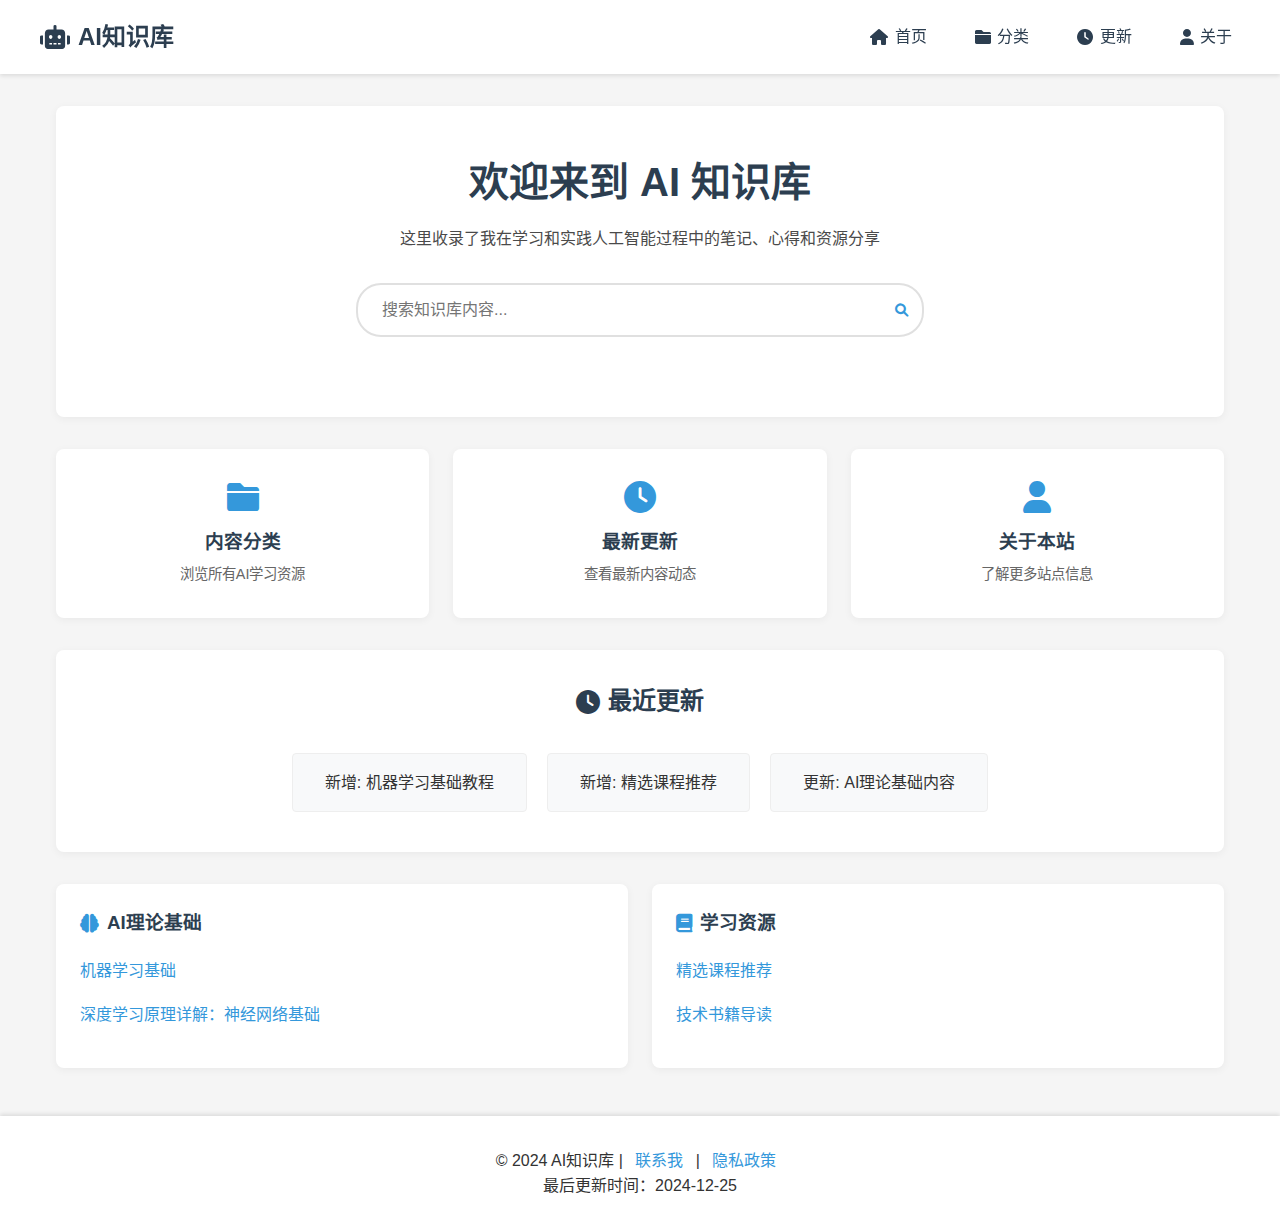
<file: index.html>
<!DOCTYPE html>
<html lang="zh-CN">
<head>
    <meta charset="UTF-8">
    <meta name="viewport" content="width=device-width, initial-scale=1.0">
    <title>AI 知识库 - 个人学习笔记</title>
    <link rel="stylesheet" href="https://cdnjs.cloudflare.com/ajax/libs/font-awesome/6.0.0/css/all.min.css">
    <style>
    /* 基础样式 */
    * {
        margin: 0;
        padding: 0;
        box-sizing: border-box;
    }

    body {
        font-family: 'PingFang SC', 'Microsoft YaHei', sans-serif;
        line-height: 1.6;
        color: #333;
        background-color: #f5f5f5;
    }

    /* 链接状态样式 */
    a {
        transition: color 0.2s ease;
    }

    a:hover {
        color: #2980b9;
    }

    a:focus {
        outline: 2px solid #3498db;
        outline-offset: 2px;
    }

    a:active {
        transform: translateY(1px);
    }

    /* 头部导航样式 */
    .header {
        background-color: #fff;
        box-shadow: 0 2px 4px rgba(0,0,0,0.1);
        padding: 1rem 2rem;
        position: sticky;
        top: 0;
        z-index: 1000;
    }

    .nav {
        max-width: 1200px;
        margin: 0 auto;
        display: flex;
        justify-content: space-between;
        align-items: center;
    }

    .logo {
        font-size: 1.5rem;
        font-weight: bold;
        color: #2c3e50;
        display: flex;
        align-items: center;
    }

    .logo i {
        margin-right: 0.5rem;
    }

    .nav-links {
        display: flex;
        align-items: center;
    }

    .nav-links a {
        margin-left: 2rem;
        text-decoration: none;
        color: #2c3e50;
        display: flex;
        align-items: center;
        padding: 0.5rem;
    }

    .nav-links a i {
        margin-right: 0.4rem;
        vertical-align: middle;
    }

    /* 主要内容区域样式 */
    .main {
        max-width: 1200px;
        margin: 2rem auto;
        padding: 0 1rem;
    }

    /* 首页英雄区样式 */
    .hero {
        background-color: #fff;
        padding: 3rem;
        border-radius: 8px;
        text-align: center;
        margin-bottom: 2rem;
        box-shadow: 0 2px 8px rgba(0,0,0,0.05);
    }

    .hero h1 {
        font-size: 2.5rem;
        margin-bottom: 1rem;
        color: #2c3e50;
        line-height: 1.4;
    }

    .hero p {
        color: #4a4a4a;
        margin-bottom: 2rem;
        max-width: 80ch;
        margin-left: auto;
        margin-right: auto;
    }

    /* 搜索框样式 */
    .search-container {
        position: relative;
        display: flex;
        align-items: center;
        max-width: 600px;
        margin: 2rem auto;
        padding: 0 1rem;
    }

    .search-input {
        width: 100%;
        padding: 1rem 3rem 1rem 1.5rem;
        border: 2px solid #e0e0e0;
        border-radius: 25px;
        font-size: 1rem;
        outline: none;
        transition: all 0.3s ease;
    }

    .search-input:focus {
        border-color: #3498db;
        box-shadow: 0 0 0 3px rgba(52, 152, 219, 0.2);
    }

    .search-button {
        position: absolute;
        right: 1.5rem;
        background: transparent;
        border: none;
        padding: 0.5rem;
        color: #3498db;
        cursor: pointer;
        transition: color 0.3s;
    }

    .search-button:hover {
        color: #2980b9;
    }

    .search-button:focus {
        outline: 2px solid #3498db;
        outline-offset: 2px;
    }

    /* 分类卡片样式 */
    .categories {
        display: grid;
        grid-template-columns: repeat(auto-fit, minmax(250px, 1fr));
        gap: 1.5rem;
    }

    .category-card {
        background-color: #fff;
        padding: 1.5rem;
        border-radius: 8px;
        box-shadow: 0 2px 8px rgba(0,0,0,0.05);
        transition: all 0.3s ease;
    }

    .category-card:hover {
        transform: translateY(-5px);
        box-shadow: 0 4px 12px rgba(0,0,0,0.1);
    }

    .category-card h3 {
        color: #2c3e50;
        margin-bottom: 1rem;
        display: flex;
        align-items: center;
    }

    .category-card ul {
        list-style: none;
    }

    .category-card li {
        margin-bottom: 0.8rem;
    }

    .category-card a {
        color: #3498db;
        text-decoration: none;
        display: inline-block;
        padding: 0.2rem 0;
    }

    /* 快速导航样式 */
    .quick-nav {
        display: grid;
        grid-template-columns: repeat(auto-fit, minmax(250px, 1fr));
        gap: 1.5rem;
        margin-bottom: 2rem;
    }

    .nav-card {
        background-color: #fff;
        border-radius: 8px;
        box-shadow: 0 2px 8px rgba(0,0,0,0.05);
        transition: all 0.3s ease;
    }

    .nav-card:hover {
        transform: translateY(-5px);
        box-shadow: 0 4px 12px rgba(0,0,0,0.1);
    }

    .nav-link {
        display: block;
        padding: 2rem;
        text-decoration: none;
        color: #2c3e50;
        text-align: center;
    }

    .nav-link i {
        font-size: 2rem;
        color: #3498db;
        margin-bottom: 1rem;
    }

    .nav-link h3 {
        margin-bottom: 0.5rem;
        line-height: 1.4;
    }

    .nav-link p {
        color: #666;
        font-size: 0.9rem;
    }

    /* 最近更新区域样式 */
    .recent-updates {
        background-color: #fff;
        padding: 2rem;
        border-radius: 8px;
        margin-bottom: 2rem;
        box-shadow: 0 2px 8px rgba(0,0,0,0.05);
        text-align: center;
    }

    .recent-updates h2 {
        color: #2c3e50;
        margin-bottom: 1.5rem;
        display: flex;
        align-items: center;
        justify-content: center;
    }

    .recent-updates h2 i {
        margin-right: 0.5rem;
    }

    .update-item {
        display: inline-block;
        padding: 1rem 2rem;
        margin: 0.5rem;
        background-color: #f8f9fa;
        border-radius: 4px;
        border: 1px solid #eee;
        transition: all 0.3s ease;
    }

    .update-item:hover {
        background-color: #e9ecef;
        transform: translateY(-2px);
    }

    /* 页脚样式 */
    .footer {
        background-color: #fff;
        padding: 2rem;
        margin-top: 3rem;
        text-align: center;
        box-shadow: 0 -2px 4px rgba(0,0,0,0.1);
    }

    .footer a {
        color: #3498db;
        text-decoration: none;
        margin: 0 0.5rem;
    }

    /* 图标样式 */
    .icon {
        margin-right: 0.5rem;
        color: #3498db;
        display: inline-flex;
        align-items: center;
        justify-content: center;
    }

    /* 响应式设计 */
    @media (max-width: 768px) {
        .nav {
            flex-direction: column;
            text-align: center;
            gap: 1rem;
        }

        .nav-links {
            width: 100%;
            display: flex;
            flex-wrap: wrap;
            justify-content: center;
            gap: 1rem;
            margin-top: 1rem;
        }

        .nav-links a {
            margin-left: 0;
            padding: 0.5rem 1rem;
            white-space: nowrap;
        }

        .hero {
            padding: 2rem 1rem;
        }

        .hero h1 {
            font-size: 2rem;
        }

        .content-section {
            padding: 1.5rem;
        }

        .course-card {
            padding: 1rem;
        }
    }

    @media (max-width: 480px) {
        .main {
            padding: 0 0.8rem;
        }
        
        .hero {
            padding: 1.5rem 1rem;
        }
        
        .hero h1 {
            font-size: 1.8rem;
        }
        
        .content-section {
            padding: 1.2rem;
        }
        
        .category-card {
            padding: 1rem;
        }
        
        .course-card {
            margin-bottom: 1rem;
        }
        
        .course-title {
            font-size: 1.1rem;
        }
        
        .article-title {
            font-size: 1rem;
        }
        
        .article-description {
            font-size: 0.9rem;
        }
        
        .content-section h2 {
            font-size: 1.3rem;
        }
        
        .footer {
            padding: 1.5rem;
            font-size: 0.9rem;
        }
    }
    </style>
</head>
<body>
    <header class="header">
        <nav class="nav">
            <div class="logo">
                <i class="fas fa-robot" aria-hidden="true"></i>
                <span>AI知识库</span>
            </div>
            <div class="nav-links">
                <a href="index.html" title="返回首页">
                    <i class="fas fa-home" aria-hidden="true"></i>
                    <span>首页</span>
                </a>
                <a href="categories.html" title="浏览分类">
                    <i class="fas fa-folder" aria-hidden="true"></i>
                    <span>分类</span>
                </a>
                <a href="updates.html" title="查看更新">
                    <i class="fas fa-clock" aria-hidden="true"></i>
                    <span>更新</span>
                </a>
                <a href="about.html" title="关于本站">
                    <i class="fas fa-user" aria-hidden="true"></i>
                    <span>关于</span>
                </a>
            </div>
        </nav>
    </header>

    <main class="main">
        <section class="hero">
            <h1>欢迎来到 AI 知识库</h1>
            <p>这里收录了我在学习和实践人工智能过程中的笔记、心得和资源分享</p>
            <div class="search-container">
                <input type="text" class="search-input" placeholder="搜索知识库内容..." aria-label="搜索">
                <button type="button" class="search-button" aria-label="搜索">
                    <i class="fas fa-search" aria-hidden="true"></i>
                </button>
            </div>
        </section>

        <section class="quick-nav">
            <div class="nav-card">
                <a href="categories.html" class="nav-link">
                    <i class="fas fa-folder"></i>
                    <h3>内容分类</h3>
                    <p>浏览所有AI学习资源</p>
                </a>
            </div>
            
            <div class="nav-card">
                <a href="updates.html" class="nav-link">
                    <i class="fas fa-clock"></i>
                    <h3>最新更新</h3>
                    <p>查看最新内容动态</p>
                </a>
            </div>
            
            <div class="nav-card">
                <a href="about.html" class="nav-link">
                    <i class="fas fa-user"></i>
                    <h3>关于本站</h3>
                    <p>了解更多站点信息</p>
                </a>
            </div>
        </section>

        <section class="recent-updates">
            <h2><i class="fas fa-clock"></i> 最近更新</h2>
            <div class="update-item">
                <span>新增: 机器学习基础教程</span>
            </div>
            <div class="update-item">
                <span>新增: 精选课程推荐</span>
            </div>
            <div class="update-item">
                <span>更新: AI理论基础内容</span>
            </div>
        </section>

        <section class="categories">
            <div class="category-card">
                <h3><i class="fas fa-brain icon"></i>AI理论基础</h3>
                <ul>
                    <li><a href="machine-learning.html">机器学习基础</a></li>
                    <li><a href="api.html">深度学习原理详解：神经网络基础</a></li>
                </ul>
            </div>

            <div class="category-card">
                <h3><i class="fas fa-book icon"></i>学习资源</h3>
                <ul>
                    <li><a href="courses.html">精选课程推荐</a></li>
                    <li><a href="book.html">技术书籍导读</a></li>
                </ul>
            </div>
        </section>
    </main>

    <footer class="footer">
        <p>© 2024 AI知识库 | <a href="about.html#contact">联系我</a> | <a href="about.html#privacy">隐私政策</a></p>
        <p>最后更新时间：2024-12-25</p>
    </footer>
</body>
</html>
</file>
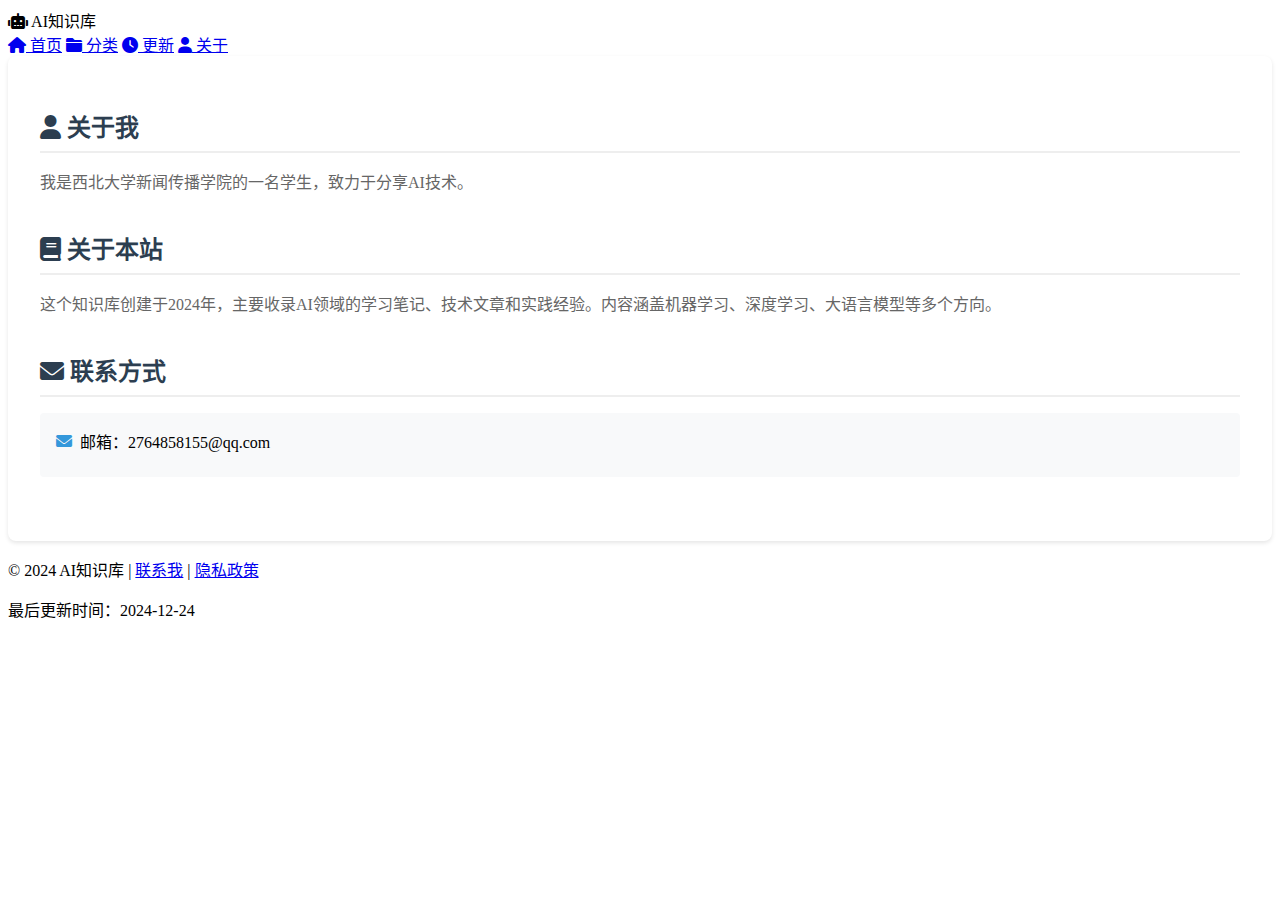
<file: about.html>
<!DOCTYPE html>
<html lang="zh-CN">
<head>
    <meta charset="UTF-8">
    <meta name="viewport" content="width=device-width, initial-scale=1.0">
    <title>关于 - AI知识库</title>
    <link rel="stylesheet" href="https://cdnjs.cloudflare.com/ajax/libs/font-awesome/6.0.0/css/all.min.css">
    <style>
        /* 复用基础样式 */
        /* ... */

        .about-container {
            background-color: #fff;
            padding: 2rem;
            border-radius: 8px;
            box-shadow: 0 2px 4px rgba(0,0,0,0.1);
        }

        .about-section {
            margin-bottom: 2rem;
        }

        .about-section h2 {
            color: #2c3e50;
            margin-bottom: 1rem;
            border-bottom: 2px solid #eee;
            padding-bottom: 0.5rem;
        }

        .about-section p {
            color: #666;
            line-height: 1.8;
            margin-bottom: 1rem;
        }

        .contact-info {
            background-color: #f8f9fa;
            padding: 1rem;
            border-radius: 4px;
            margin-top: 1rem;
        }

        .contact-item {
            display: flex;
            align-items: center;
            margin-bottom: 0.5rem;
        }

        .contact-item i {
            margin-right: 0.5rem;
            color: #3498db;
        }
    </style>
</head>
<body>
    <!-- 复用header -->
    <header class="header">
        <nav class="nav">
            <div class="logo">
                <i class="fas fa-robot"></i> AI知识库
            </div>
            <div class="nav-links">
                <a href="index.html"><i class="fas fa-home"></i> 首页</a>
                <a href="categories.html"><i class="fas fa-folder"></i> 分类</a>
                <a href="updates.html"><i class="fas fa-clock"></i> 更新</a>
                <a href="about.html"><i class="fas fa-user"></i> 关于</a>
            </div>
        </nav>
    </header>

    <main class="main">
        <div class="about-container">
            <div class="about-section">
                <h2><i class="fas fa-user"></i> 关于我</h2>
                <p>我是西北大学新闻传播学院的一名学生，致力于分享AI技术。</p>
            </div>

            <div class="about-section">
                <h2><i class="fas fa-book"></i> 关于本站</h2>
                <p>这个知识库创建于2024年，主要收录AI领域的学习笔记、技术文章和实践经验。内容涵盖机器学习、深度学习、大语言模型等多个方向。</p>
            </div>

            <div class="about-section">
                <h2><i class="fas fa-envelope"></i> 联系方式</h2>
                <div class="contact-info">
                    <div class="contact-item">
                        <i class="fas fa-envelope"></i>
                        <span>邮箱：2764858155@qq.com</span>
                    </div>
                </div>
            </div>
        </div>
    </main>

    <!-- 复用footer -->
    <footer class="footer">
        <p>© 2024 AI知识库 | <a href="#contact">联系我</a> | <a href="#privacy">隐私政策</a></p>
        <p>最后更新时间：2024-12-24</p>
    </footer>
</body>
</html>
</file>
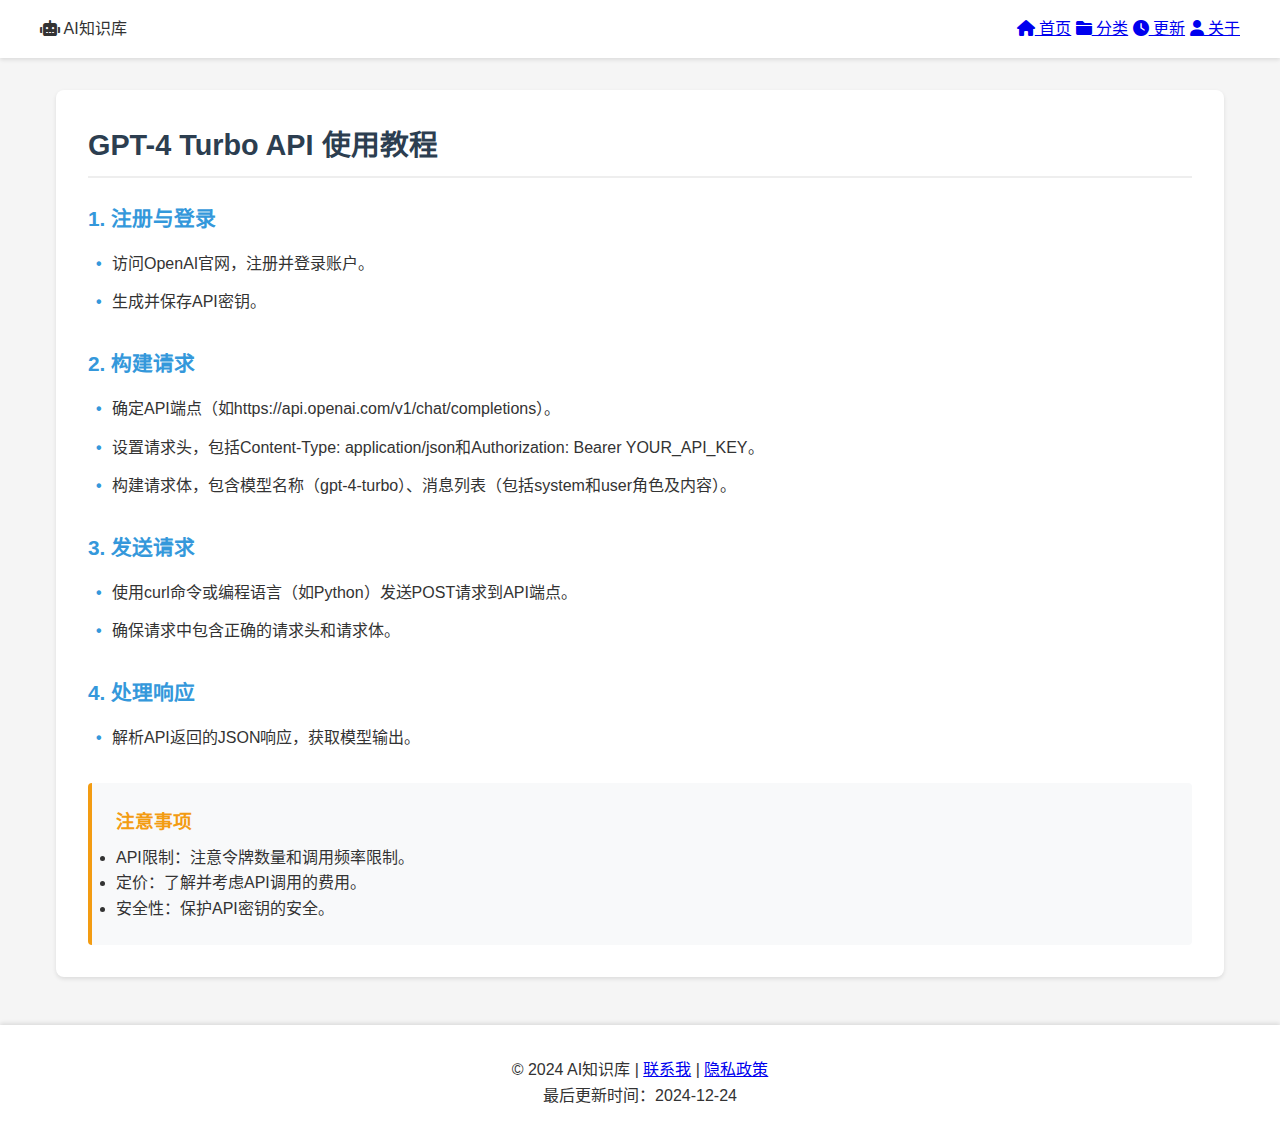
<file: api.html>
<!DOCTYPE html>
<html lang="zh-CN">
<head>
    <meta charset="UTF-8">
    <meta name="viewport" content="width=device-width, initial-scale=1.0">
    <title>GPT-4 Turbo API 使用教程 - AI知识库</title>
    <link rel="stylesheet" href="https://cdnjs.cloudflare.com/ajax/libs/font-awesome/6.0.0/css/all.min.css">
    <style>
        /* 复用基础样式 */
        * {
            margin: 0;
            padding: 0;
            box-sizing: border-box;
        }

        body {
            font-family: 'PingFang SC', 'Microsoft YaHei', sans-serif;
            line-height: 1.6;
            color: #333;
            background-color: #f5f5f5;
        }

        .header {
            background-color: #fff;
            box-shadow: 0 2px 4px rgba(0,0,0,0.1);
            padding: 1rem 2rem;
        }

        .nav {
            max-width: 1200px;
            margin: 0 auto;
            display: flex;
            justify-content: space-between;
            align-items: center;
        }

        .main {
            max-width: 1200px;
            margin: 2rem auto;
            padding: 0 1rem;
        }

        /* 教程内容样式 */
        .tutorial-container {
            background-color: #fff;
            padding: 2rem;
            border-radius: 8px;
            box-shadow: 0 2px 4px rgba(0,0,0,0.1);
        }

        .tutorial-title {
            color: #2c3e50;
            font-size: 1.8rem;
            margin-bottom: 1.5rem;
            padding-bottom: 0.5rem;
            border-bottom: 2px solid #eee;
        }

        .tutorial-section {
            margin-bottom: 2rem;
        }

        .tutorial-section h2 {
            color: #3498db;
            margin-bottom: 1rem;
            font-size: 1.3rem;
        }

        .tutorial-section ul {
            list-style-type: none;
            padding-left: 1.5rem;
        }

        .tutorial-section li {
            margin-bottom: 0.8rem;
            position: relative;
        }

        .tutorial-section li:before {
            content: "•";
            color: #3498db;
            font-weight: bold;
            position: absolute;
            left: -1rem;
        }

        .note-box {
            background-color: #f8f9fa;
            padding: 1.5rem;
            border-radius: 4px;
            border-left: 4px solid #f39c12;
            margin-top: 2rem;
        }

        .note-box h3 {
            color: #f39c12;
            margin-bottom: 0.5rem;
        }

        .note-box ul {
            margin-top: 0.5rem;
        }

        .footer {
            background-color: #fff;
            padding: 2rem;
            margin-top: 3rem;
            text-align: center;
            box-shadow: 0 -2px 4px rgba(0,0,0,0.1);
        }
    </style>
</head>
<body>
    <header class="header">
        <nav class="nav">
            <div class="logo">
                <i class="fas fa-robot"></i> AI知识库
            </div>
            <div class="nav-links">
                <a href="index.html"><i class="fas fa-home"></i> 首页</a>
                <a href="categories.html"><i class="fas fa-folder"></i> 分类</a>
                <a href="updates.html"><i class="fas fa-clock"></i> 更新</a>
                <a href="about.html"><i class="fas fa-user"></i> 关于</a>
            </div>
        </nav>
    </header>

    <main class="main">
        <div class="tutorial-container">
            <h1 class="tutorial-title">GPT-4 Turbo API 使用教程</h1>
            
            <div class="tutorial-section">
                <h2>1. 注册与登录</h2>
                <ul>
                    <li>访问OpenAI官网，注册并登录账户。</li>
                    <li>生成并保存API密钥。</li>
                </ul>
            </div>

            <div class="tutorial-section">
                <h2>2. 构建请求</h2>
                <ul>
                    <li>确定API端点（如https://api.openai.com/v1/chat/completions）。</li>
                    <li>设置请求头，包括Content-Type: application/json和Authorization: Bearer YOUR_API_KEY。</li>
                    <li>构建请求体，包含模型名称（gpt-4-turbo）、消息列表（包括system和user角色及内容）。</li>
                </ul>
            </div>

            <div class="tutorial-section">
                <h2>3. 发送请求</h2>
                <ul>
                    <li>使用curl命令或编程语言（如Python）发送POST请求到API端点。</li>
                    <li>确保请求中包含正确的请求头和请求体。</li>
                </ul>
            </div>

            <div class="tutorial-section">
                <h2>4. 处理响应</h2>
                <ul>
                    <li>解析API返回的JSON响应，获取模型输出。</li>
                </ul>
            </div>

            <div class="note-box">
                <h3>注意事项</h3>
                <ul>
                    <li>API限制：注意令牌数量和调用频率限制。</li>
                    <li>定价：了解并考虑API调用的费用。</li>
                    <li>安全性：保护API密钥的安全。</li>
                </ul>
            </div>
        </div>
    </main>

    <footer class="footer">
        <p>© 2024 AI知识库 | <a href="#contact">联系我</a> | <a href="#privacy">隐私政策</a></p>
        <p>最后更新时间：2024-12-24</p>
    </footer>
</body>
</html>
</file>
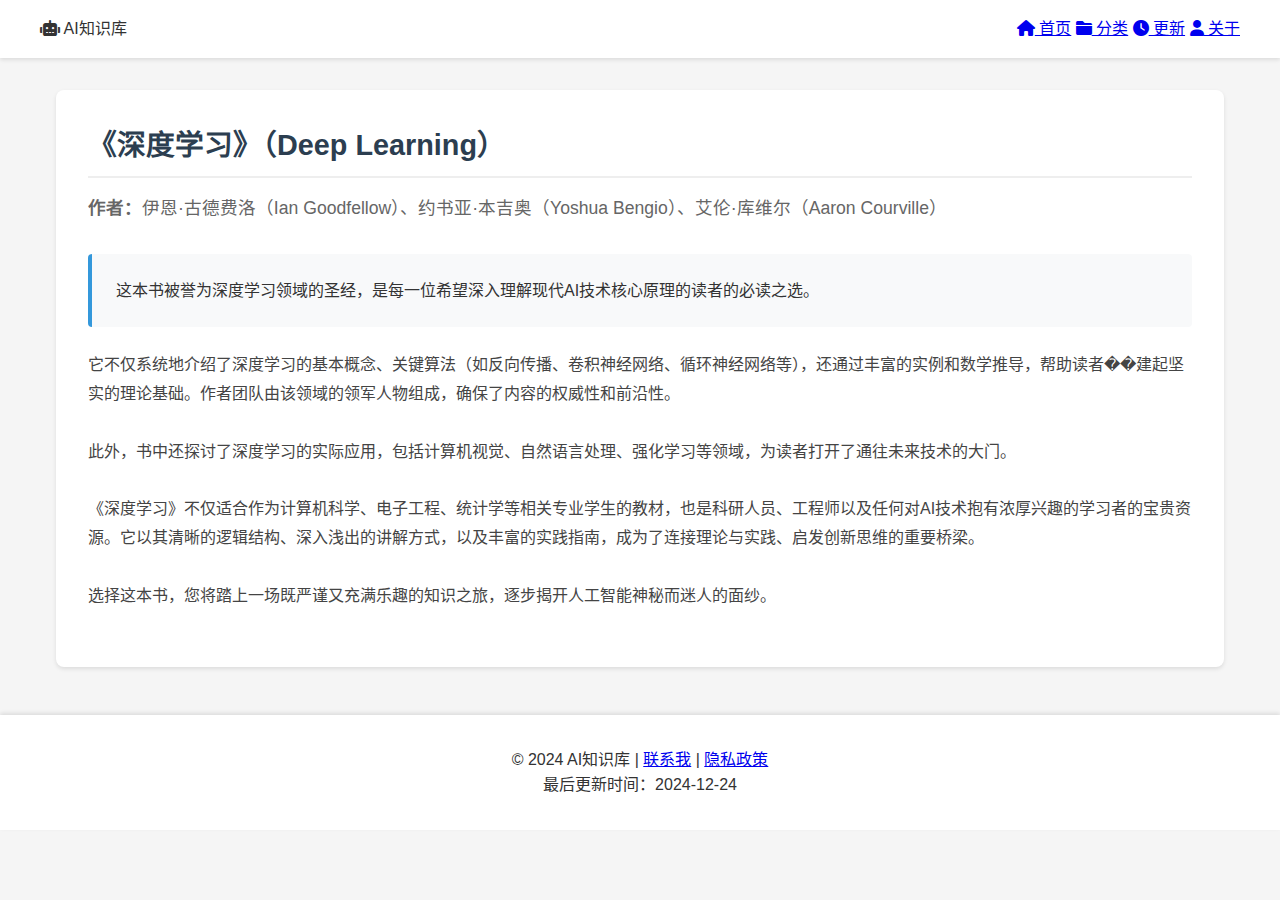
<file: book.html>
<!DOCTYPE html>
<html lang="zh-CN">
<head>
    <meta charset="UTF-8">
    <meta name="viewport" content="width=device-width, initial-scale=1.0">
    <title>技术书籍导读 - AI知识库</title>
    <link rel="stylesheet" href="https://cdnjs.cloudflare.com/ajax/libs/font-awesome/6.0.0/css/all.min.css">
    <style>
        /* 复用基础样式 */
        * {
            margin: 0;
            padding: 0;
            box-sizing: border-box;
        }

        body {
            font-family: 'PingFang SC', 'Microsoft YaHei', sans-serif;
            line-height: 1.6;
            color: #333;
            background-color: #f5f5f5;
        }

        .header {
            background-color: #fff;
            box-shadow: 0 2px 4px rgba(0,0,0,0.1);
            padding: 1rem 2rem;
        }

        .nav {
            max-width: 1200px;
            margin: 0 auto;
            display: flex;
            justify-content: space-between;
            align-items: center;
        }

        .main {
            max-width: 1200px;
            margin: 2rem auto;
            padding: 0 1rem;
        }

        /* 书籍��情样式 */
        .book-container {
            background-color: #fff;
            padding: 2rem;
            border-radius: 8px;
            box-shadow: 0 2px 4px rgba(0,0,0,0.1);
        }

        .book-title {
            color: #2c3e50;
            font-size: 1.8rem;
            margin-bottom: 1rem;
            padding-bottom: 0.5rem;
            border-bottom: 2px solid #eee;
        }

        .book-info {
            margin-bottom: 2rem;
        }

        .book-authors {
            color: #666;
            font-size: 1.1rem;
            margin-bottom: 1rem;
        }

        .book-description {
            color: #444;
            line-height: 1.8;
            margin-bottom: 1.5rem;
        }

        .book-highlight {
            background-color: #f8f9fa;
            padding: 1.5rem;
            border-radius: 4px;
            border-left: 4px solid #3498db;
            margin-bottom: 1.5rem;
        }

        .footer {
            background-color: #fff;
            padding: 2rem;
            margin-top: 3rem;
            text-align: center;
            box-shadow: 0 -2px 4px rgba(0,0,0,0.1);
        }
    </style>
</head>
<body>
    <header class="header">
        <nav class="nav">
            <div class="logo">
                <i class="fas fa-robot"></i> AI知识库
            </div>
            <div class="nav-links">
                <a href="index.html"><i class="fas fa-home"></i> 首页</a>
                <a href="categories.html"><i class="fas fa-folder"></i> 分类</a>
                <a href="updates.html"><i class="fas fa-clock"></i> 更新</a>
                <a href="about.html"><i class="fas fa-user"></i> 关于</a>
            </div>
        </nav>
    </header>

    <main class="main">
        <div class="book-container">
            <h1 class="book-title">《深度学习》（Deep Learning）</h1>
            
            <div class="book-info">
                <div class="book-authors">
                    <strong>作者：</strong>伊恩·古德费洛（Ian Goodfellow）、约书亚·本吉奥（Yoshua Bengio）、艾伦·库维尔（Aaron Courville）
                </div>
            </div>

            <div class="book-highlight">
                这本书被誉为深度学习领域的圣经，是每一位希望深入理解现代AI技术核心原理的读者的必读之选。
            </div>

            <div class="book-description">
                <p>它不仅系统地介绍了深度学习的基本概念、关键算法（如反向传播、卷积神经网络、循环神经网络等），还通过丰富的实例和数学推导，帮助读者��建起坚实的理论基础。作者团队由该领域的领军人物组成，确保了内容的权威性和前沿性。</p>
                <br>
                <p>此外，书中还探讨了深度学习的实际应用，包括计算机视觉、自然语言处理、强化学习等领域，为读者打开了通往未来技术的大门。</p>
                <br>
                <p>《深度学习》不仅适合作为计算机科学、电子工程、统计学等相关专业学生的教材，也是科研人员、工程师以及任何对AI技术抱有浓厚兴趣的学习者的宝贵资源。它以其清晰的逻辑结构、深入浅出的讲解方式，以及丰富的实践指南，成为了连接理论与实践、启发创新思维的重要桥梁。</p>
                <br>
                <p>选择这本书，您将踏上一场既严谨又充满乐趣的知识之旅，逐步揭开人工智能神秘而迷人的面纱。</p>
            </div>
        </div>
    </main>

    <footer class="footer">
        <p>© 2024 AI知识库 | <a href="#contact">联系我</a> | <a href="#privacy">隐私政策</a></p>
        <p>最后更新时间：2024-12-24</p>
    </footer>
</body>
</html>
</file>
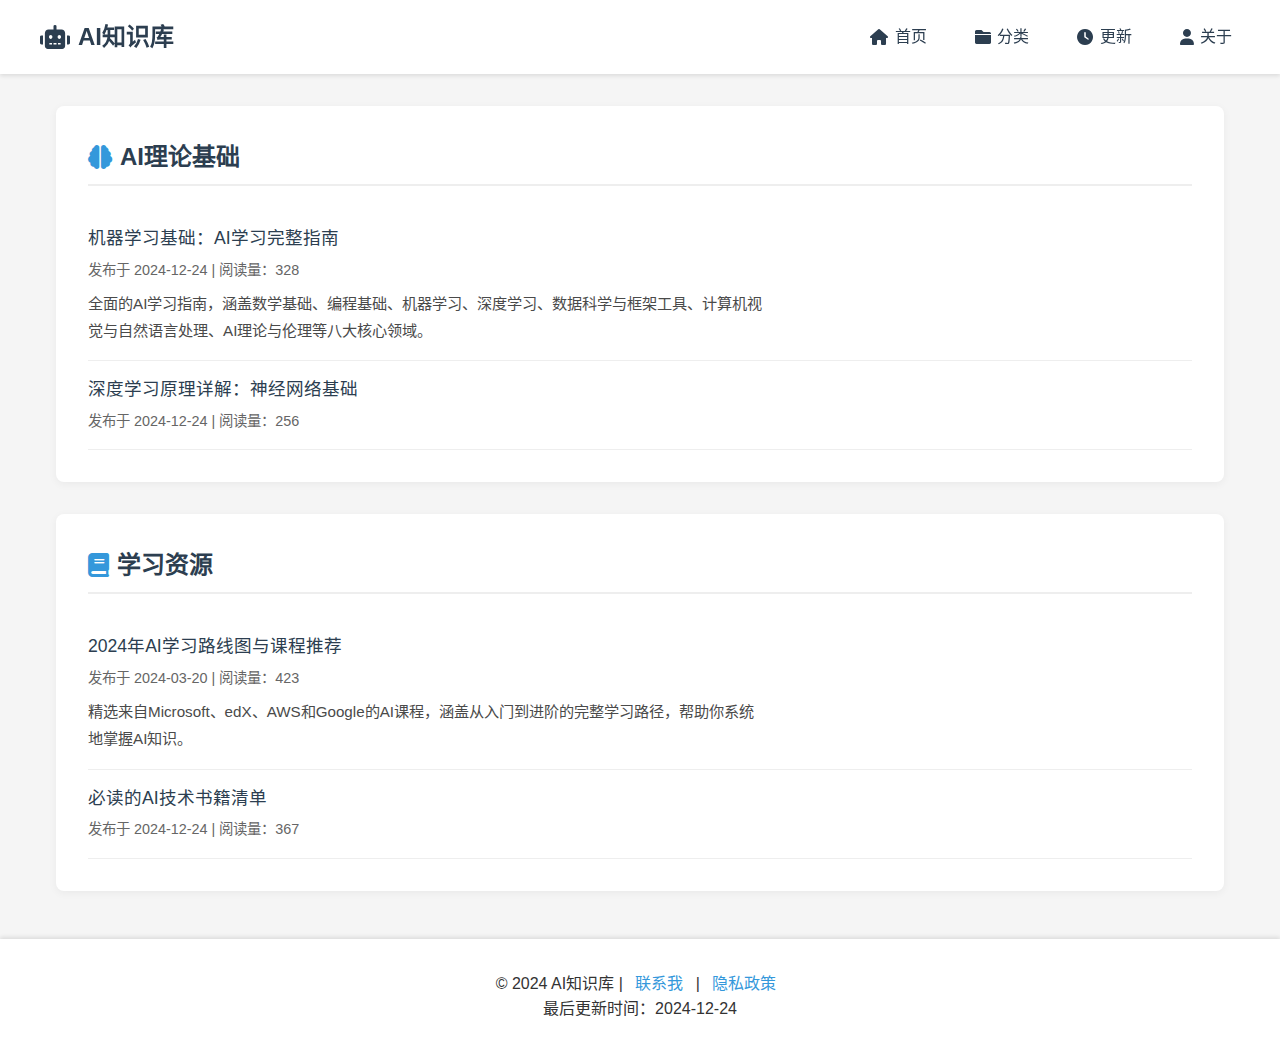
<file: categories.html>
<!DOCTYPE html>
<html lang="zh-CN">
<head>
    <meta charset="UTF-8">
    <meta name="viewport" content="width=device-width, initial-scale=1.0">
    <title>分类 - AI知识库</title>
    <link rel="stylesheet" href="https://cdnjs.cloudflare.com/ajax/libs/font-awesome/6.0.0/css/all.min.css">
    <link rel="stylesheet" href="css/style.css">
</head>
<body>
    <!-- 复用header -->
    <header class="header">
        <nav class="nav">
            <div class="logo">
                <i class="fas fa-robot" aria-hidden="true"></i>
                <span>AI知识库</span>
            </div>
            <div class="nav-links">
                <a href="index.html" title="返回首页">
                    <i class="fas fa-home" aria-hidden="true"></i>
                    <span>首页</span>
                </a>
                <a href="categories.html" title="浏览分类">
                    <i class="fas fa-folder" aria-hidden="true"></i>
                    <span>分类</span>
                </a>
                <a href="updates.html" title="查看更新">
                    <i class="fas fa-clock" aria-hidden="true"></i>
                    <span>更新</span>
                </a>
                <a href="about.html" title="关于本站">
                    <i class="fas fa-user" aria-hidden="true"></i>
                    <span>关于</span>
                </a>
            </div>
        </nav>
    </header>

    <main class="main">
        <div class="category-detail">
            <h2><i class="fas fa-brain icon"></i> AI理论基础</h2>
            <ul class="article-list">
                <li class="article-item">
                    <a href="machine-learning.html" class="article-title">机器学习基础：AI学习完整指南</a>
                    <div class="article-meta">发布于 2024-12-24 | 阅读量：328</div>
                    <p class="article-description">
                        全面的AI学习指南，涵盖数学基础、编程基础、机器学习、深度学习、数据科学与框架工具、计算机视觉与自然语言处理、AI理论与伦理等八大核心领域。
                    </p>
                </li>
                <li class="article-item">
                    <a href="api.html" class="article-title">深度学习原理详解：神经网络基础</a>
                    <div class="article-meta">发布于 2024-12-24 | 阅读量：256</div>
                </li>
            </ul>
        </div>

        <div class="category-detail">
            <h2><i class="fas fa-book icon"></i> 学习资源</h2>
            <ul class="article-list">
                <li class="article-item">
                    <a href="courses.html" class="article-title">2024年AI学习路线图与课程推荐</a>
                    <div class="article-meta">发布于 2024-03-20 | 阅读量：423</div>
                    <p class="article-description">
                        精选来自Microsoft、edX、AWS和Google的AI课程，涵盖从入门到进阶的完整学习路径，帮助你系统地掌握AI知识。
                    </p>
                </li>
                <li class="article-item">
                    <a href="book.html" class="article-title">必读的AI技术书籍清单</a>
                    <div class="article-meta">发布于 2024-12-24 | 阅读量：367</div>
                </li>
            </ul>
        </div>
    </main>

    <!-- 复用footer -->
    <footer class="footer">
        <p>© 2024 AI知识库 | <a href="#contact">联系我</a> | <a href="#privacy">隐私政策</a></p>
        <p>最后更新时间：2024-12-24</p>
    </footer>
</body>
</html>
</file>
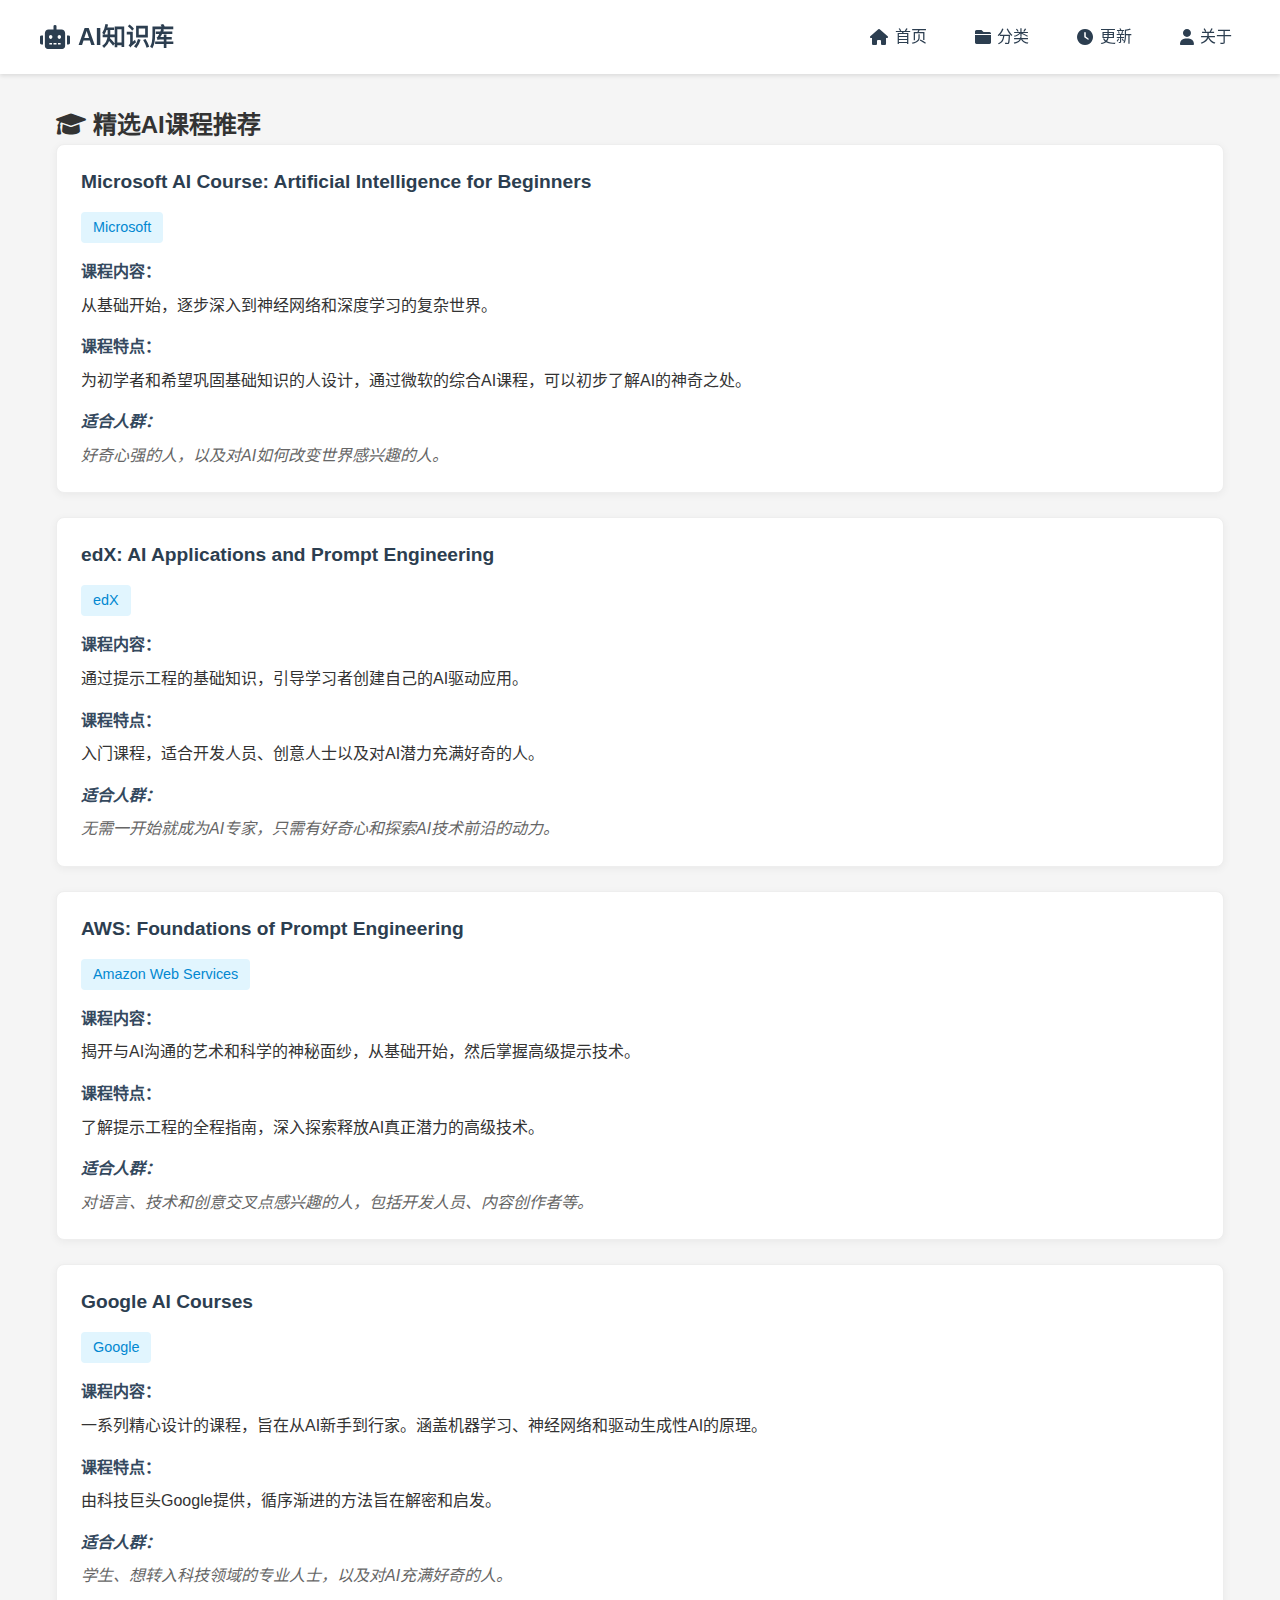
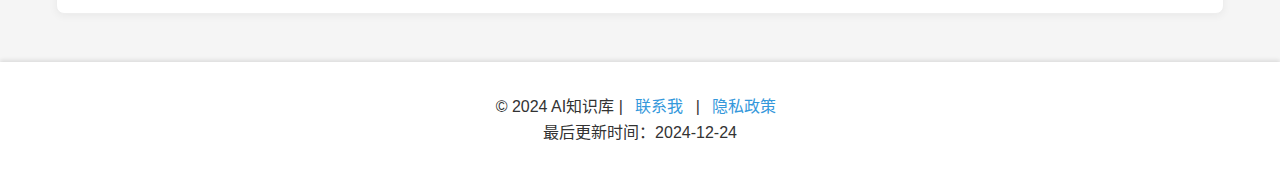
<file: courses.html>
<!DOCTYPE html>
<html lang="zh-CN">
<head>
    <meta charset="UTF-8">
    <meta name="viewport" content="width=device-width, initial-scale=1.0">
    <title>精选课程推荐 - AI知识库</title>
    <link rel="stylesheet" href="https://cdnjs.cloudflare.com/ajax/libs/font-awesome/6.0.0/css/all.min.css">
    <link rel="stylesheet" href="css/style.css">
</head>
<body>
    <header class="header">
        <nav class="nav">
            <div class="logo">
                <i class="fas fa-robot" aria-hidden="true"></i>
                <span>AI知识库</span>
            </div>
            <div class="nav-links">
                <a href="index.html" title="返回首页">
                    <i class="fas fa-home" aria-hidden="true"></i>
                    <span>首页</span>
                </a>
                <a href="categories.html" title="浏览分类">
                    <i class="fas fa-folder" aria-hidden="true"></i>
                    <span>分类</span>
                </a>
                <a href="updates.html" title="查看更新">
                    <i class="fas fa-clock" aria-hidden="true"></i>
                    <span>更新</span>
                </a>
                <a href="about.html" title="关于本站">
                    <i class="fas fa-user" aria-hidden="true"></i>
                    <span>关于</span>
                </a>
            </div>
        </nav>
    </header>

    <main class="main">
        <section class="course-section">
            <h2><i class="fas fa-graduation-cap"></i> 精选AI课程推荐</h2>
            
            <div class="course-card">
                <div class="course-title">Microsoft AI Course: Artificial Intelligence for Beginners</div>
                <div class="course-provider">Microsoft</div>
                <div class="course-content">
                    <div class="section-title">课程内容：</div>
                    <p>从基础开始，逐步深入到神经网络和深度学习的复杂世界。</p>
                </div>
                <div class="course-features">
                    <div class="section-title">课程特点：</div>
                    <p>为初学者和希望巩固基础知识的人设计，通过微软的综合AI课程，可以初步了解AI的神奇之处。</p>
                </div>
                <div class="course-audience">
                    <div class="section-title">适合人群：</div>
                    <p>好奇心强的人，以及对AI如何改变世界感兴趣的人。</p>
                </div>
            </div>

            <div class="course-card">
                <div class="course-title">edX: AI Applications and Prompt Engineering</div>
                <div class="course-provider">edX</div>
                <div class="course-content">
                    <div class="section-title">课程内容：</div>
                    <p>通过提示工程的基础知识，引导学习者创建自己的AI驱动应用。</p>
                </div>
                <div class="course-features">
                    <div class="section-title">课程特点：</div>
                    <p>入门课程，适合开发人员、创意人士以及对AI潜力充满好奇的人。</p>
                </div>
                <div class="course-audience">
                    <div class="section-title">适合人群：</div>
                    <p>无需一开始就成为AI专家，只需有好奇心和探索AI技术前沿的动力。</p>
                </div>
            </div>

            <div class="course-card">
                <div class="course-title">AWS: Foundations of Prompt Engineering</div>
                <div class="course-provider">Amazon Web Services</div>
                <div class="course-content">
                    <div class="section-title">课程内容：</div>
                    <p>揭开与AI沟通的艺术和科学的神秘面纱，从基础开始，然后掌握高级提示技术。</p>
                </div>
                <div class="course-features">
                    <div class="section-title">课程特点：</div>
                    <p>了解提示工程的全程指南，深入探索释放AI真正潜力的高级技术。</p>
                </div>
                <div class="course-audience">
                    <div class="section-title">适合人群：</div>
                    <p>对语言、技术和创意交叉点感兴趣的人，包括开发人员、内容创作者等。</p>
                </div>
            </div>

            <div class="course-card">
                <div class="course-title">Google AI Courses</div>
                <div class="course-provider">Google</div>
                <div class="course-content">
                    <div class="section-title">课程内容：</div>
                    <p>一系列精心设计的课程，旨在从AI新手到行家。涵盖机器学习、神经网络和驱动生成性AI的原理。</p>
                </div>
                <div class="course-features">
                    <div class="section-title">课程特点：</div>
                    <p>由科技巨头Google提供，循序渐进的方法旨在解密和启发。</p>
                </div>
                <div class="course-audience">
                    <div class="section-title">适合人群：</div>
                    <p>学生、想转入科技领域的专业人士，以及对AI充满好奇的人。</p>
                </div>
            </div>
        </section>
    </main>

    <footer class="footer">
        <p>© 2024 AI知识库 | <a href="#contact">联系我</a> | <a href="#privacy">隐私政策</a></p>
        <p>最后更新时间：2024-12-24</p>
    </footer>
</body>
</html>
</file>
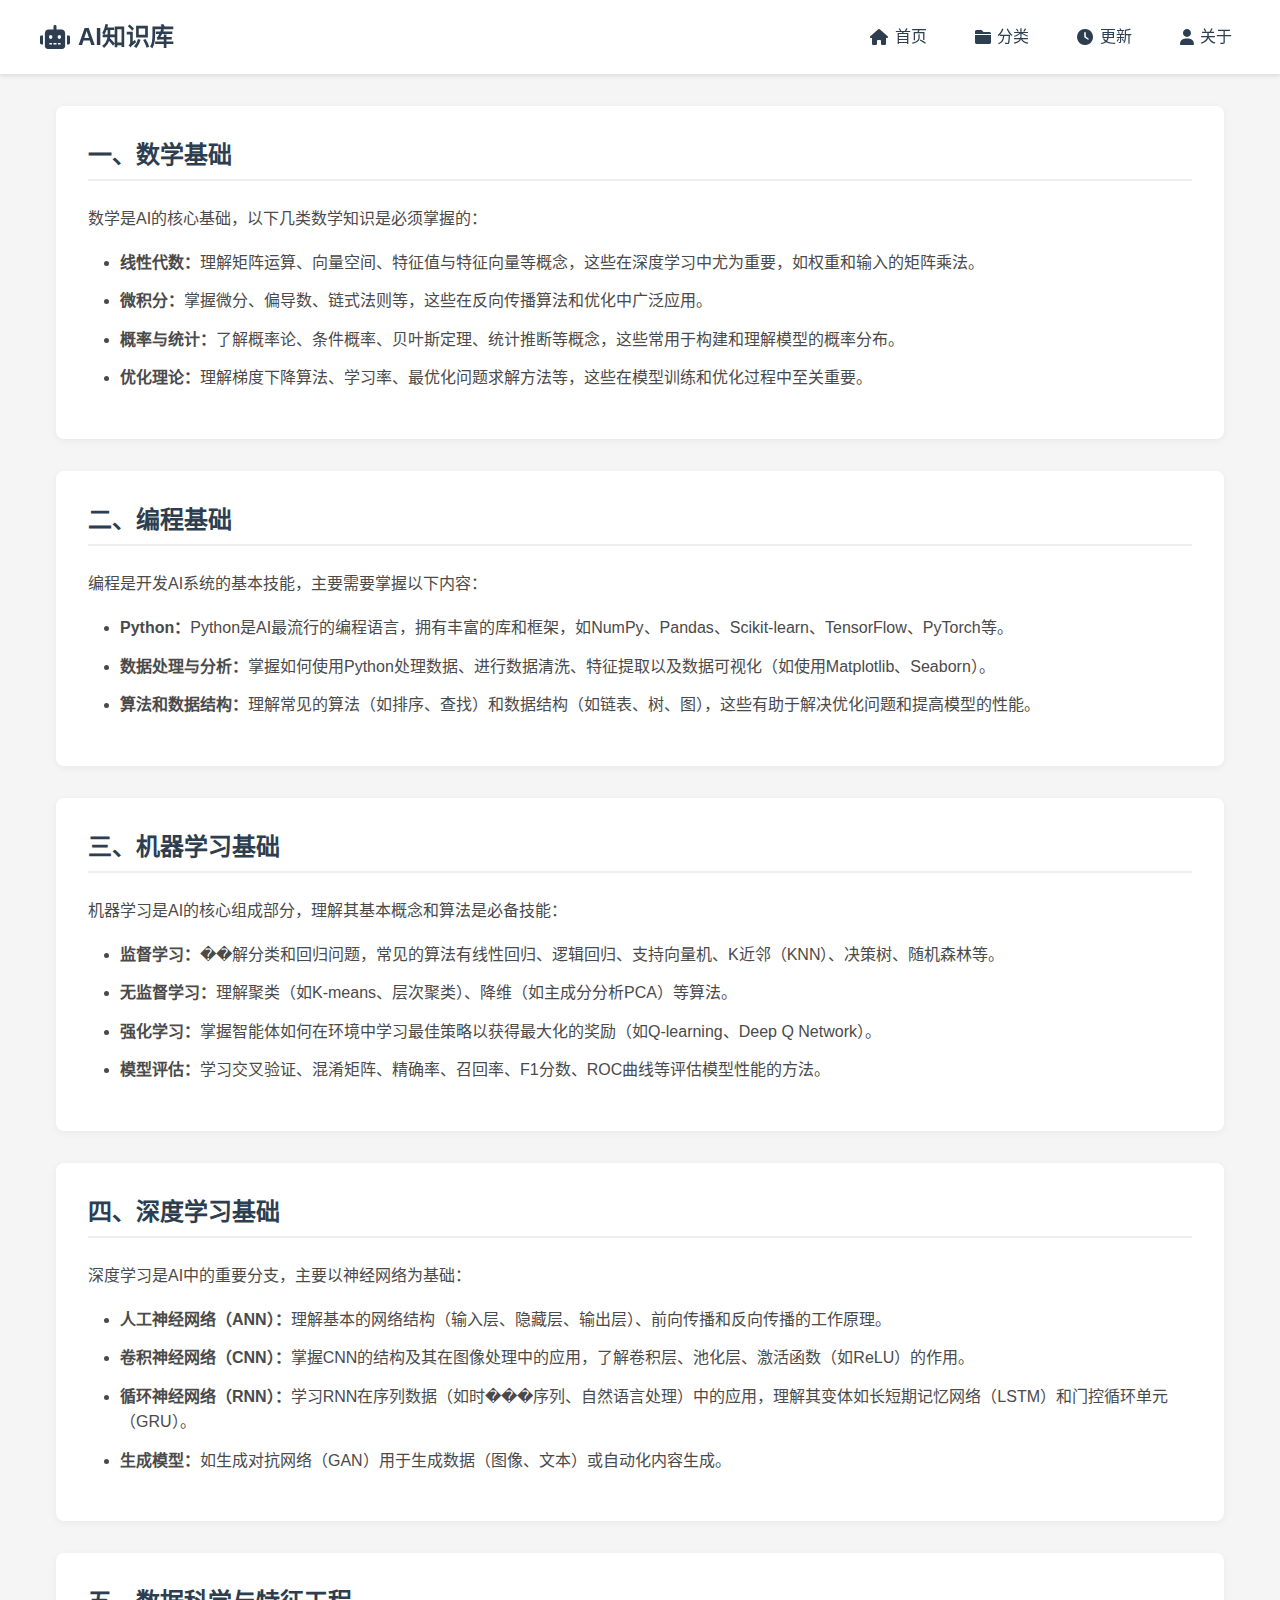
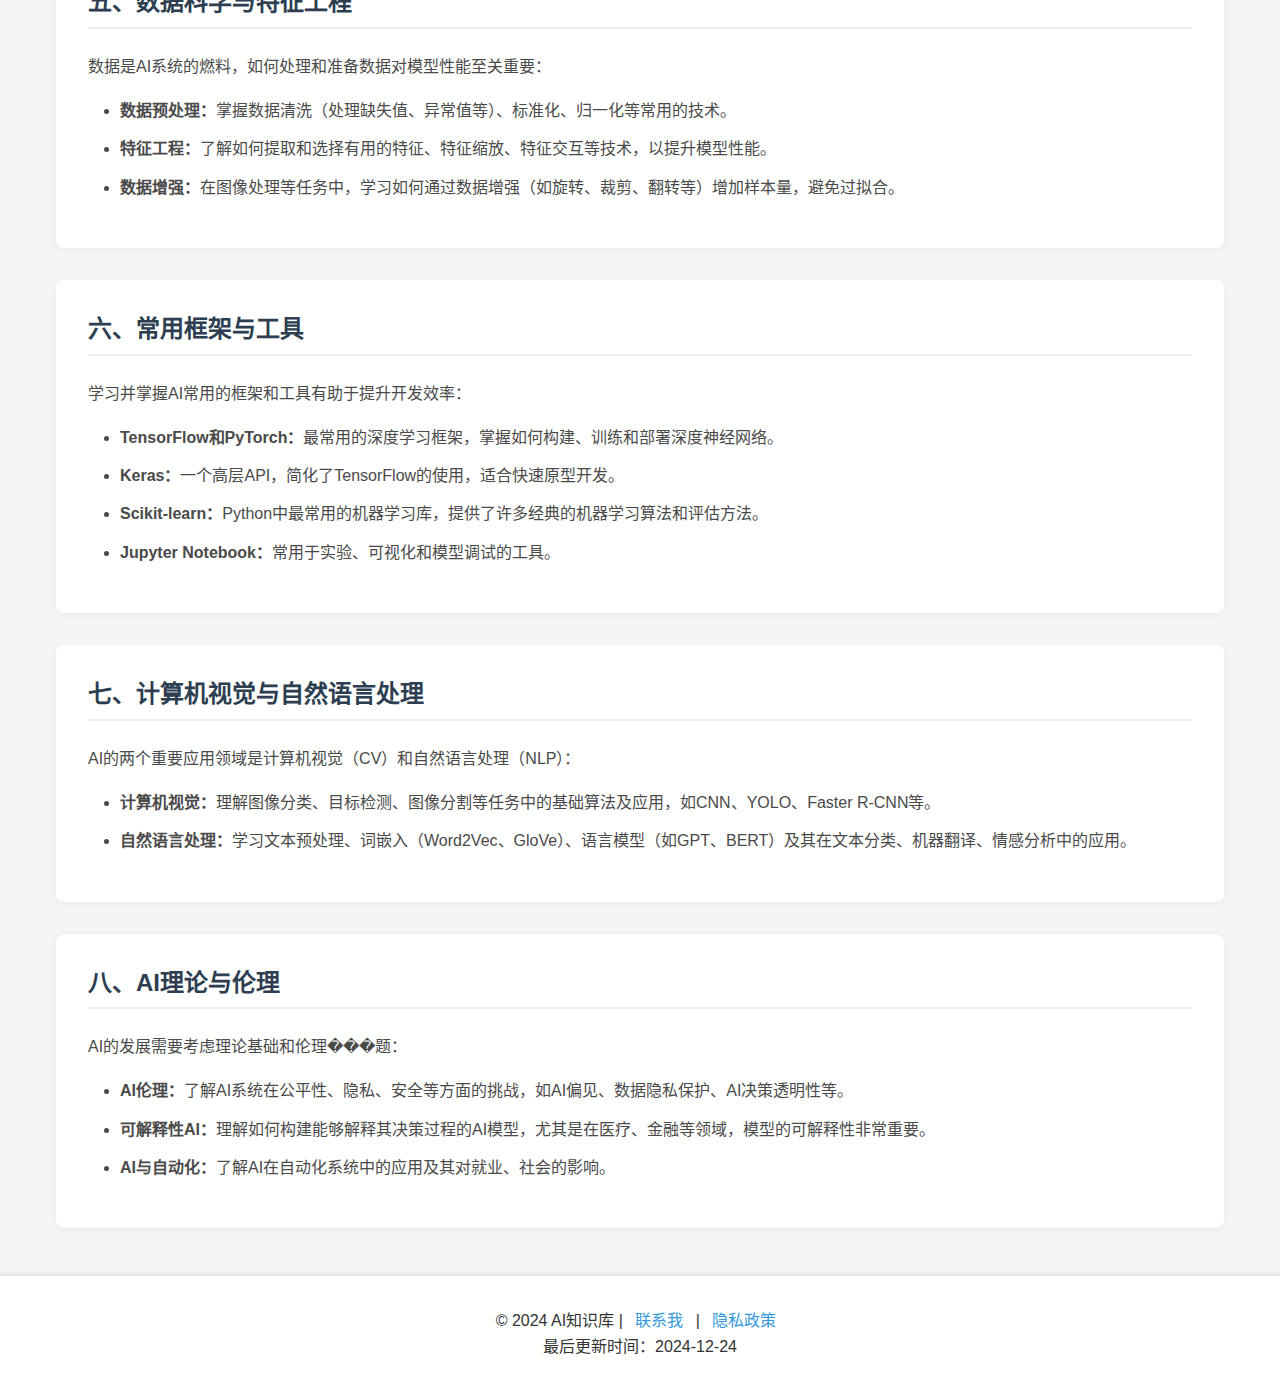
<file: machine-learning.html>
<!DOCTYPE html>
<html lang="zh-CN">
<head>
    <meta charset="UTF-8">
    <meta name="viewport" content="width=device-width, initial-scale=1.0">
    <title>机器学习基础 - AI知识库</title>
    <link rel="stylesheet" href="https://cdnjs.cloudflare.com/ajax/libs/font-awesome/6.0.0/css/all.min.css">
    <link rel="stylesheet" href="css/style.css">
</head>
<body>
    <header class="header">
        <nav class="nav">
            <div class="logo">
                <i class="fas fa-robot" aria-hidden="true"></i>
                <span>AI知识库</span>
            </div>
            <div class="nav-links">
                <a href="index.html" title="返回首页">
                    <i class="fas fa-home" aria-hidden="true"></i>
                    <span>首页</span>
                </a>
                <a href="categories.html" title="浏览分类">
                    <i class="fas fa-folder" aria-hidden="true"></i>
                    <span>分类</span>
                </a>
                <a href="updates.html" title="查看更新">
                    <i class="fas fa-clock" aria-hidden="true"></i>
                    <span>更新</span>
                </a>
                <a href="about.html" title="关于本站">
                    <i class="fas fa-user" aria-hidden="true"></i>
                    <span>关于</span>
                </a>
            </div>
        </nav>
    </header>

    <main class="main">
        <section class="content-section">
            <h2>一、数学基础</h2>
            <p>数学是AI的核心基础，以下几类数学知识是必须掌握的：</p>
            <ul>
                <li><strong>线性代数：</strong>理解矩阵运算、向量空间、特征值与特征向量等概念，这些在深度学习中尤为重要，如权重和输入的矩阵乘法。</li>
                <li><strong>微积分：</strong>掌握微分、偏导数、链式法则等，这些在反向传播算法和优化中广泛应用。</li>
                <li><strong>概率与统计：</strong>了解概率论、条件概率、贝叶斯定理、统计推断等概念，这些常用于构建和理解模型的概率分布。</li>
                <li><strong>优化理论：</strong>理解梯度下降算法、学习率、最优化问题求解方法等，这些在模型训练和优化过程中至关重要。</li>
            </ul>
        </section>

        <section class="content-section">
            <h2>二、编程基础</h2>
            <p>编程是开发AI系统的基本技能，主要需要掌握以下内容：</p>
            <ul>
                <li><strong>Python：</strong>Python是AI最流行的编程语言，拥有丰富的库和框架，如NumPy、Pandas、Scikit-learn、TensorFlow、PyTorch等。</li>
                <li><strong>数据处理与分析：</strong>掌握如何使用Python处理数据、进行数据清洗、特征提取以及数据可视化（如使用Matplotlib、Seaborn）。</li>
                <li><strong>算法和数据结构：</strong>理解常见的算法（如排序、查找）和数据结构（如链表、树、图），这些有助于解决优化问题和提高模型的性能。</li>
            </ul>
        </section>

        <section class="content-section">
            <h2>三、机器学习基础</h2>
            <p>机器学习是AI的核心组成部分，理解其基本概念和算法是必备技能：</p>
            <ul>
                <li><strong>监督学习：</strong>��解分类和回归问题，常见的算法有线性回归、逻辑回归、支持向量机、K近邻（KNN）、决策树、随机森林等。</li>
                <li><strong>无监督学习：</strong>理解聚类（如K-means、层次聚类）、降维（如主成分分析PCA）等算法。</li>
                <li><strong>强化学习：</strong>掌握智能体如何在环境中学习最佳策略以获得最大化的奖励（如Q-learning、Deep Q Network）。</li>
                <li><strong>模型评估：</strong>学习交叉验证、混淆矩阵、精确率、召回率、F1分数、ROC曲线等评估模型性能的方法。</li>
            </ul>
        </section>

        <section class="content-section">
            <h2>四、深度学习基础</h2>
            <p>深度学习是AI中的重要分支，主要以神经网络为基础：</p>
            <ul>
                <li><strong>人工神经网络（ANN）：</strong>理解基本的网络结构（输入层、隐藏层、输出层）、前向传播和反向传播的工作原理。</li>
                <li><strong>卷积神经网络（CNN）：</strong>掌握CNN的结构及其在图像处理中的应用，了解卷积层、池化层、激活函数（如ReLU）的作用。</li>
                <li><strong>循环神经网络（RNN）：</strong>学习RNN在序列数据（如时���序列、自然语言处理）中的应用，理解其变体如长短期记忆网络（LSTM）和门控循环单元（GRU）。</li>
                <li><strong>生成模型：</strong>如生成对抗网络（GAN）用于生成数据（图像、文本）或自动化内容生成。</li>
            </ul>
        </section>

        <section class="content-section">
            <h2>五、数据科学与特征工程</h2>
            <p>数据是AI系统的燃料，如何处理和准备数据对模型性能至关重要：</p>
            <ul>
                <li><strong>数据预处理：</strong>掌握数据清洗（处理缺失值、异常值等）、标准化、归一化等常用的技术。</li>
                <li><strong>特征工程：</strong>了解如何提取和选择有用的特征、特征缩放、特征交互等技术，以提升模型性能。</li>
                <li><strong>数据增强：</strong>在图像处理等任务中，学习如何通过数据增强（如旋转、裁剪、翻转等）增加样本量，避免过拟合。</li>
            </ul>
        </section>

        <section class="content-section">
            <h2>六、常用框架与工具</h2>
            <p>学习并掌握AI常用的框架和工具有助于提升开发效率：</p>
            <ul>
                <li><strong>TensorFlow和PyTorch：</strong>最常用的深度学习框架，掌握如何构建、训练和部署深度神经网络。</li>
                <li><strong>Keras：</strong>一个高层API，简化了TensorFlow的使用，适合快速原型开发。</li>
                <li><strong>Scikit-learn：</strong>Python中最常用的机器学习库，提供了许多经典的机器学习算法和评估方法。</li>
                <li><strong>Jupyter Notebook：</strong>常用于实验、可视化和模型调试的工具。</li>
            </ul>
        </section>

        <section class="content-section">
            <h2>七、计算机视觉与自然语言处理</h2>
            <p>AI的两个重要应用领域是计算机视觉（CV）和自然语言处理（NLP）：</p>
            <ul>
                <li><strong>计算机视觉：</strong>理解图像分类、目标检测、图像分割等任务中的基础算法及应用，如CNN、YOLO、Faster R-CNN等。</li>
                <li><strong>自然语言处理：</strong>学习文本预处理、词嵌入（Word2Vec、GloVe）、语言模型（如GPT、BERT）及其在文本分类、机器翻译、情感分析中的应用。</li>
            </ul>
        </section>

        <section class="content-section">
            <h2>八、AI理论与伦理</h2>
            <p>AI的发展需要考虑理论基础和伦理���题：</p>
            <ul>
                <li><strong>AI伦理：</strong>了解AI系统在公平性、隐私、安全等方面的挑战，如AI偏见、数据隐私保护、AI决策透明性等。</li>
                <li><strong>可解释性AI：</strong>理解如何构建能够解释其决策过程的AI模型，尤其是在医疗、金融等领域，模型的可解释性非常重要。</li>
                <li><strong>AI与自动化：</strong>了解AI在自动化系统中的应用及其对就业、社会的影响。</li>
            </ul>
        </section>
    </main>

    <footer class="footer">
        <p>© 2024 AI知识库 | <a href="#contact">联系我</a> | <a href="#privacy">隐私政策</a></p>
        <p>最后更新时间：2024-12-24</p>
    </footer>
</body>
</html>
</file>
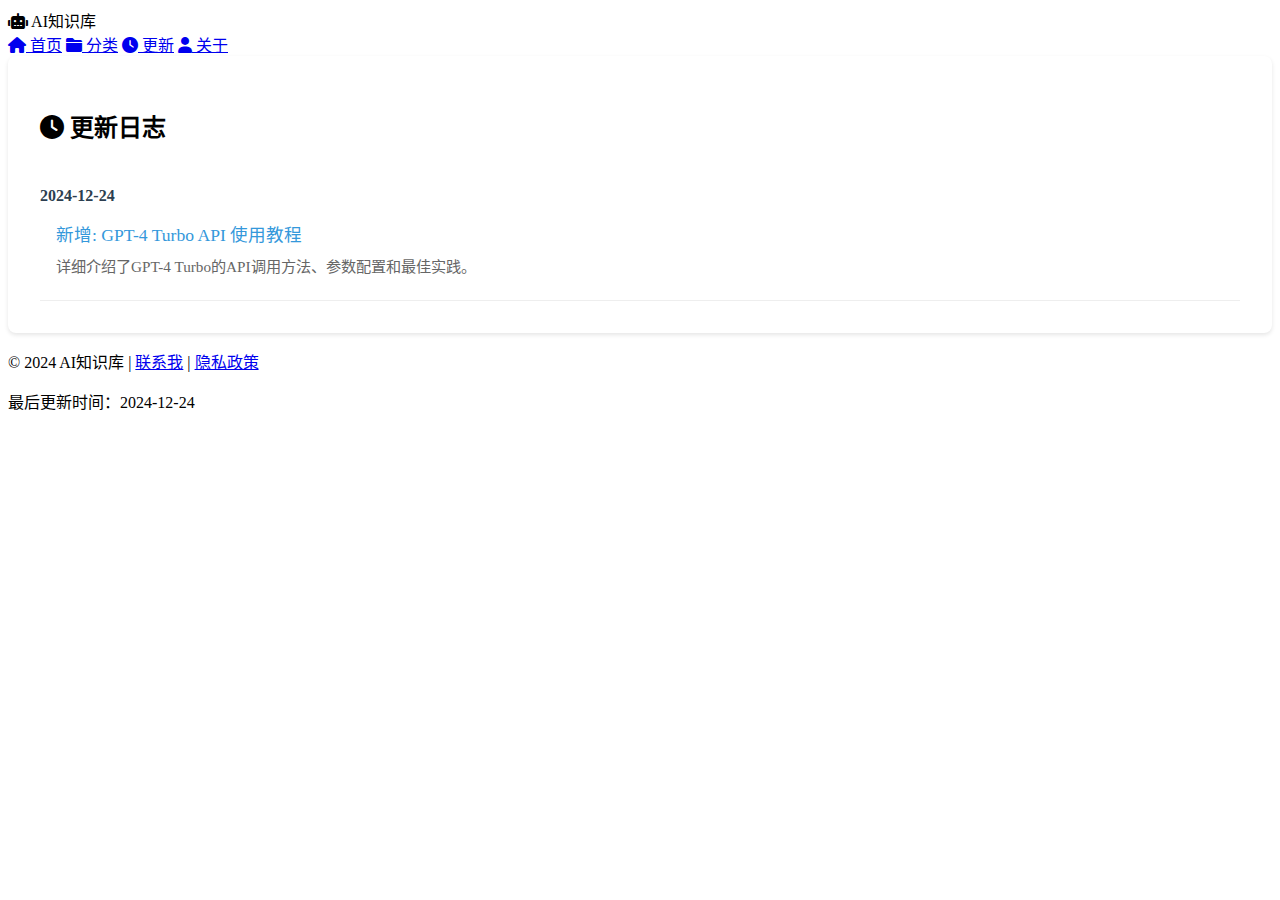
<file: updates.html>
<!DOCTYPE html>
<html lang="zh-CN">
<head>
    <meta charset="UTF-8">
    <meta name="viewport" content="width=device-width, initial-scale=1.0">
    <title>更新 - AI知识库</title>
    <link rel="stylesheet" href="https://cdnjs.cloudflare.com/ajax/libs/font-awesome/6.0.0/css/all.min.css">
    <style>
        /* 复用基础样式 */
        /* ... */

        .updates-container {
            background-color: #fff;
            padding: 2rem;
            border-radius: 8px;
            box-shadow: 0 2px 4px rgba(0,0,0,0.1);
        }

        .update-entry {
            padding: 1.5rem 0;
            border-bottom: 1px solid #eee;
        }

        .update-date {
            font-weight: bold;
            color: #2c3e50;
            margin-bottom: 1rem;
        }

        .update-content {
            margin-left: 1rem;
        }

        .update-title {
            color: #3498db;
            font-size: 1.1rem;
            margin-bottom: 0.5rem;
        }

        .update-description {
            color: #666;
            font-size: 0.95rem;
        }
    </style>
</head>
<body>
    <!-- 复用header -->
    <header class="header">
        <nav class="nav">
            <div class="logo">
                <i class="fas fa-robot"></i> AI知识库
            </div>
            <div class="nav-links">
                <a href="index.html"><i class="fas fa-home"></i> 首页</a>
                <a href="categories.html"><i class="fas fa-folder"></i> 分类</a>
                <a href="updates.html"><i class="fas fa-clock"></i> 更新</a>
                <a href="about.html"><i class="fas fa-user"></i> 关于</a>
            </div>
        </nav>
    </header>

    <main class="main">
        <div class="updates-container">
            <h2><i class="fas fa-clock"></i> 更新日志</h2>
            
            <div class="update-entry">
                <div class="update-date">2024-12-24</div>
                <div class="update-content">
                    <div class="update-title">新增: GPT-4 Turbo API 使用教程</div>
                    <div class="update-description">
                        详细介绍了GPT-4 Turbo的API调用方法、参数配置和最佳实践。
                    </div>
                </div>
            </div>
        </div>
    </main>

    <!-- 复用footer -->
    <footer class="footer">
        <p>© 2024 AI知识库 | <a href="#contact">联系我</a> | <a href="#privacy">隐私政策</a></p>
        <p>最后更新时间：2024-12-24</p>
    </footer>
</body>
</html>
</file>
<file: css/style.css>
/* 基础样式 */
* {
    margin: 0;
    padding: 0;
    box-sizing: border-box;
}

body {
    font-family: 'PingFang SC', 'Microsoft YaHei', sans-serif;
    line-height: 1.6;
    color: #333;
    background-color: #f5f5f5;
}

/* 链接状态样式 */
a {
    transition: color 0.2s ease;
}

a:hover {
    color: #2980b9;
}

a:focus {
    outline: 2px solid #3498db;
    outline-offset: 2px;
}

a:active {
    transform: translateY(1px);
}

/* 头部导航样式 */
.header {
    background-color: #fff;
    box-shadow: 0 2px 4px rgba(0,0,0,0.1);
    padding: 1rem 2rem;
    position: sticky;
    top: 0;
    z-index: 1000;
}

.nav {
    max-width: 1200px;
    margin: 0 auto;
    display: flex;
    justify-content: space-between;
    align-items: center;
}

.logo {
    font-size: 1.5rem;
    font-weight: bold;
    color: #2c3e50;
    display: flex;
    align-items: center;
}

.logo i {
    margin-right: 0.5rem;
}

.nav-links {
    display: flex;
    align-items: center;
}

.nav-links a {
    margin-left: 2rem;
    text-decoration: none;
    color: #2c3e50;
    display: flex;
    align-items: center;
    padding: 0.5rem;
}

.nav-links a i {
    margin-right: 0.4rem;
    vertical-align: middle;
}

/* 主要内容区域样式 */
.main {
    max-width: 1200px;
    margin: 2rem auto;
    padding: 0 1rem;
}

/* 首页英雄区样式 */
.hero {
    background-color: #fff;
    padding: 3rem;
    border-radius: 8px;
    text-align: center;
    margin-bottom: 2rem;
    box-shadow: 0 2px 8px rgba(0,0,0,0.05);
}

.hero h1 {
    font-size: 2.5rem;
    margin-bottom: 1rem;
    color: #2c3e50;
    line-height: 1.4;
}

.hero p {
    color: #4a4a4a;
    margin-bottom: 2rem;
    max-width: 80ch;
    margin-left: auto;
    margin-right: auto;
}

/* 搜索框样式 */
.search-container {
    position: relative;
    display: flex;
    align-items: center;
    max-width: 600px;
    margin: 2rem auto;
    padding: 0 1rem;
}

.search-input {
    width: 100%;
    padding: 1rem 3rem 1rem 1.5rem;
    border: 2px solid #e0e0e0;
    border-radius: 25px;
    font-size: 1rem;
    outline: none;
    transition: all 0.3s ease;
}

.search-input:focus {
    border-color: #3498db;
    box-shadow: 0 0 0 3px rgba(52, 152, 219, 0.2);
}

.search-button {
    position: absolute;
    right: 1.5rem;
    background: transparent;
    border: none;
    padding: 0.5rem;
    color: #3498db;
    cursor: pointer;
    transition: color 0.3s;
}

.search-button:hover {
    color: #2980b9;
}

.search-button:focus {
    outline: 2px solid #3498db;
    outline-offset: 2px;
}

/* 分类卡片样式 */
.categories {
    display: grid;
    grid-template-columns: repeat(auto-fit, minmax(250px, 1fr));
    gap: 1.5rem;
}

.category-card {
    background-color: #fff;
    padding: 1.5rem;
    border-radius: 8px;
    box-shadow: 0 2px 8px rgba(0,0,0,0.05);
    transition: all 0.3s ease;
}

.category-card:hover {
    transform: translateY(-5px);
    box-shadow: 0 4px 12px rgba(0,0,0,0.1);
}

.category-card h3 {
    color: #2c3e50;
    margin-bottom: 1rem;
    display: flex;
    align-items: center;
}

.category-card ul {
    list-style: none;
}

.category-card li {
    margin-bottom: 0.8rem;
}

.category-card a {
    color: #3498db;
    text-decoration: none;
    display: inline-block;
    padding: 0.2rem 0;
}

/* 快速导航样式 */
.quick-nav {
    display: grid;
    grid-template-columns: repeat(auto-fit, minmax(250px, 1fr));
    gap: 1.5rem;
    margin-bottom: 2rem;
}

.nav-card {
    background-color: #fff;
    border-radius: 8px;
    box-shadow: 0 2px 8px rgba(0,0,0,0.05);
    transition: all 0.3s ease;
}

.nav-card:hover {
    transform: translateY(-5px);
    box-shadow: 0 4px 12px rgba(0,0,0,0.1);
}

.nav-link {
    display: block;
    padding: 2rem;
    text-decoration: none;
    color: #2c3e50;
    text-align: center;
}

.nav-link i {
    font-size: 2rem;
    color: #3498db;
    margin-bottom: 1rem;
}

.nav-link h3 {
    margin-bottom: 0.5rem;
    line-height: 1.4;
}

.nav-link p {
    color: #666;
    font-size: 0.9rem;
}

/* 最近更新区域样式 */
.recent-updates {
    background-color: #fff;
    padding: 2rem;
    border-radius: 8px;
    margin-bottom: 2rem;
    box-shadow: 0 2px 8px rgba(0,0,0,0.05);
    text-align: center;
}

.recent-updates h2 {
    color: #2c3e50;
    margin-bottom: 1.5rem;
    display: flex;
    align-items: center;
    justify-content: center;
}

.recent-updates h2 i {
    margin-right: 0.5rem;
}

.update-item {
    display: inline-block;
    padding: 1rem 2rem;
    margin: 0.5rem;
    background-color: #f8f9fa;
    border-radius: 4px;
    border: 1px solid #eee;
    transition: all 0.3s ease;
}

.update-item:hover {
    background-color: #e9ecef;
    transform: translateY(-2px);
}

/* 内容区块样式 */
.content-section {
    background-color: #fff;
    padding: 2rem;
    border-radius: 8px;
    margin-bottom: 2rem;
    box-shadow: 0 2px 8px rgba(0,0,0,0.05);
}

.content-section h2 {
    color: #2c3e50;
    margin-bottom: 1.5rem;
    padding-bottom: 0.5rem;
    border-bottom: 2px solid #eee;
    line-height: 1.4;
}

.content-section h3 {
    color: #34495e;
    margin: 1.5rem 0 1rem 0;
    line-height: 1.4;
}

.content-section p {
    margin-bottom: 1rem;
    color: #4a4a4a;
    line-height: 1.8;
    max-width: 80ch;
}

.content-section ul {
    margin-left: 2rem;
    margin-bottom: 1rem;
}

.content-section li {
    margin-bottom: 0.8rem;
    color: #4a4a4a;
    line-height: 1.6;
}

/* 课程卡片样式 */
.course-card {
    background-color: #fff;
    border-radius: 8px;
    padding: 1.5rem;
    margin-bottom: 1.5rem;
    border: 1px solid #eee;
    box-shadow: 0 2px 8px rgba(0,0,0,0.05);
    transition: all 0.3s ease;
}

.course-card:hover {
    transform: translateY(-5px);
    box-shadow: 0 4px 12px rgba(0,0,0,0.1);
}

.course-title {
    font-size: 1.2rem;
    color: #2c3e50;
    margin-bottom: 1rem;
    font-weight: bold;
    line-height: 1.4;
    word-break: break-word;
}

.course-provider {
    display: inline-block;
    background-color: #e1f5fe;
    color: #0288d1;
    padding: 0.25rem 0.75rem;
    border-radius: 4px;
    font-size: 0.9rem;
    margin-bottom: 1rem;
}

.course-content, .course-features {
    margin-bottom: 1rem;
}

.course-audience {
    color: #666;
    font-style: italic;
}

.section-title {
    color: #34495e;
    font-size: 1rem;
    margin-bottom: 0.5rem;
    font-weight: bold;
}

/* 分类详情页样式 */
.category-detail {
    background-color: #fff;
    padding: 2rem;
    border-radius: 8px;
    margin-bottom: 2rem;
    box-shadow: 0 2px 8px rgba(0,0,0,0.05);
}

.category-detail h2 {
    color: #2c3e50;
    margin-bottom: 1.5rem;
    border-bottom: 2px solid #eee;
    padding-bottom: 0.5rem;
    display: flex;
    align-items: center;
}

.article-list {
    list-style: none;
}

.article-item {
    padding: 1rem 0;
    border-bottom: 1px solid #eee;
    transition: background-color 0.3s ease;
}

.article-item:hover {
    background-color: #f8f9fa;
}

.article-title {
    font-size: 1.1rem;
    color: #2c3e50;
    text-decoration: none;
    display: block;
    margin-bottom: 0.5rem;
    line-height: 1.4;
    word-break: break-word;
}

.article-meta {
    font-size: 0.9rem;
    color: #666;
}

.article-description {
    font-size: 0.95rem;
    color: #4a4a4a;
    margin-top: 0.5rem;
    line-height: 1.8;
    max-width: 80ch;
}

/* 页脚样式 */
.footer {
    background-color: #fff;
    padding: 2rem;
    margin-top: 3rem;
    text-align: center;
    box-shadow: 0 -2px 4px rgba(0,0,0,0.1);
}

.footer a {
    color: #3498db;
    text-decoration: none;
    margin: 0 0.5rem;
}

/* 图标样式 */
.icon {
    margin-right: 0.5rem;
    color: #3498db;
    display: inline-flex;
    align-items: center;
    justify-content: center;
}

/* 响应式设计 */
@media (max-width: 768px) {
    .nav {
        flex-direction: column;
        text-align: center;
        gap: 1rem;
    }

    .nav-links {
        width: 100%;
        display: flex;
        flex-wrap: wrap;
        justify-content: center;
        gap: 1rem;
        margin-top: 1rem;
    }

    .nav-links a {
        margin-left: 0;
        padding: 0.5rem 1rem;
        white-space: nowrap;
    }

    .hero {
        padding: 2rem 1rem;
    }

    .hero h1 {
        font-size: 2rem;
    }

    .content-section {
        padding: 1.5rem;
    }

    .course-card {
        padding: 1rem;
    }
}

@media (max-width: 480px) {
    .main {
        padding: 0 0.8rem;
    }
    
    .hero {
        padding: 1.5rem 1rem;
    }
    
    .hero h1 {
        font-size: 1.8rem;
    }
    
    .content-section {
        padding: 1.2rem;
    }
    
    .category-card {
        padding: 1rem;
    }
    
    .course-card {
        margin-bottom: 1rem;
    }
    
    .course-title {
        font-size: 1.1rem;
    }
    
    .article-title {
        font-size: 1rem;
    }
    
    .article-description {
        font-size: 0.9rem;
    }
    
    .content-section h2 {
        font-size: 1.3rem;
    }
    
    .footer {
        padding: 1.5rem;
        font-size: 0.9rem;
    }
}
</file>
